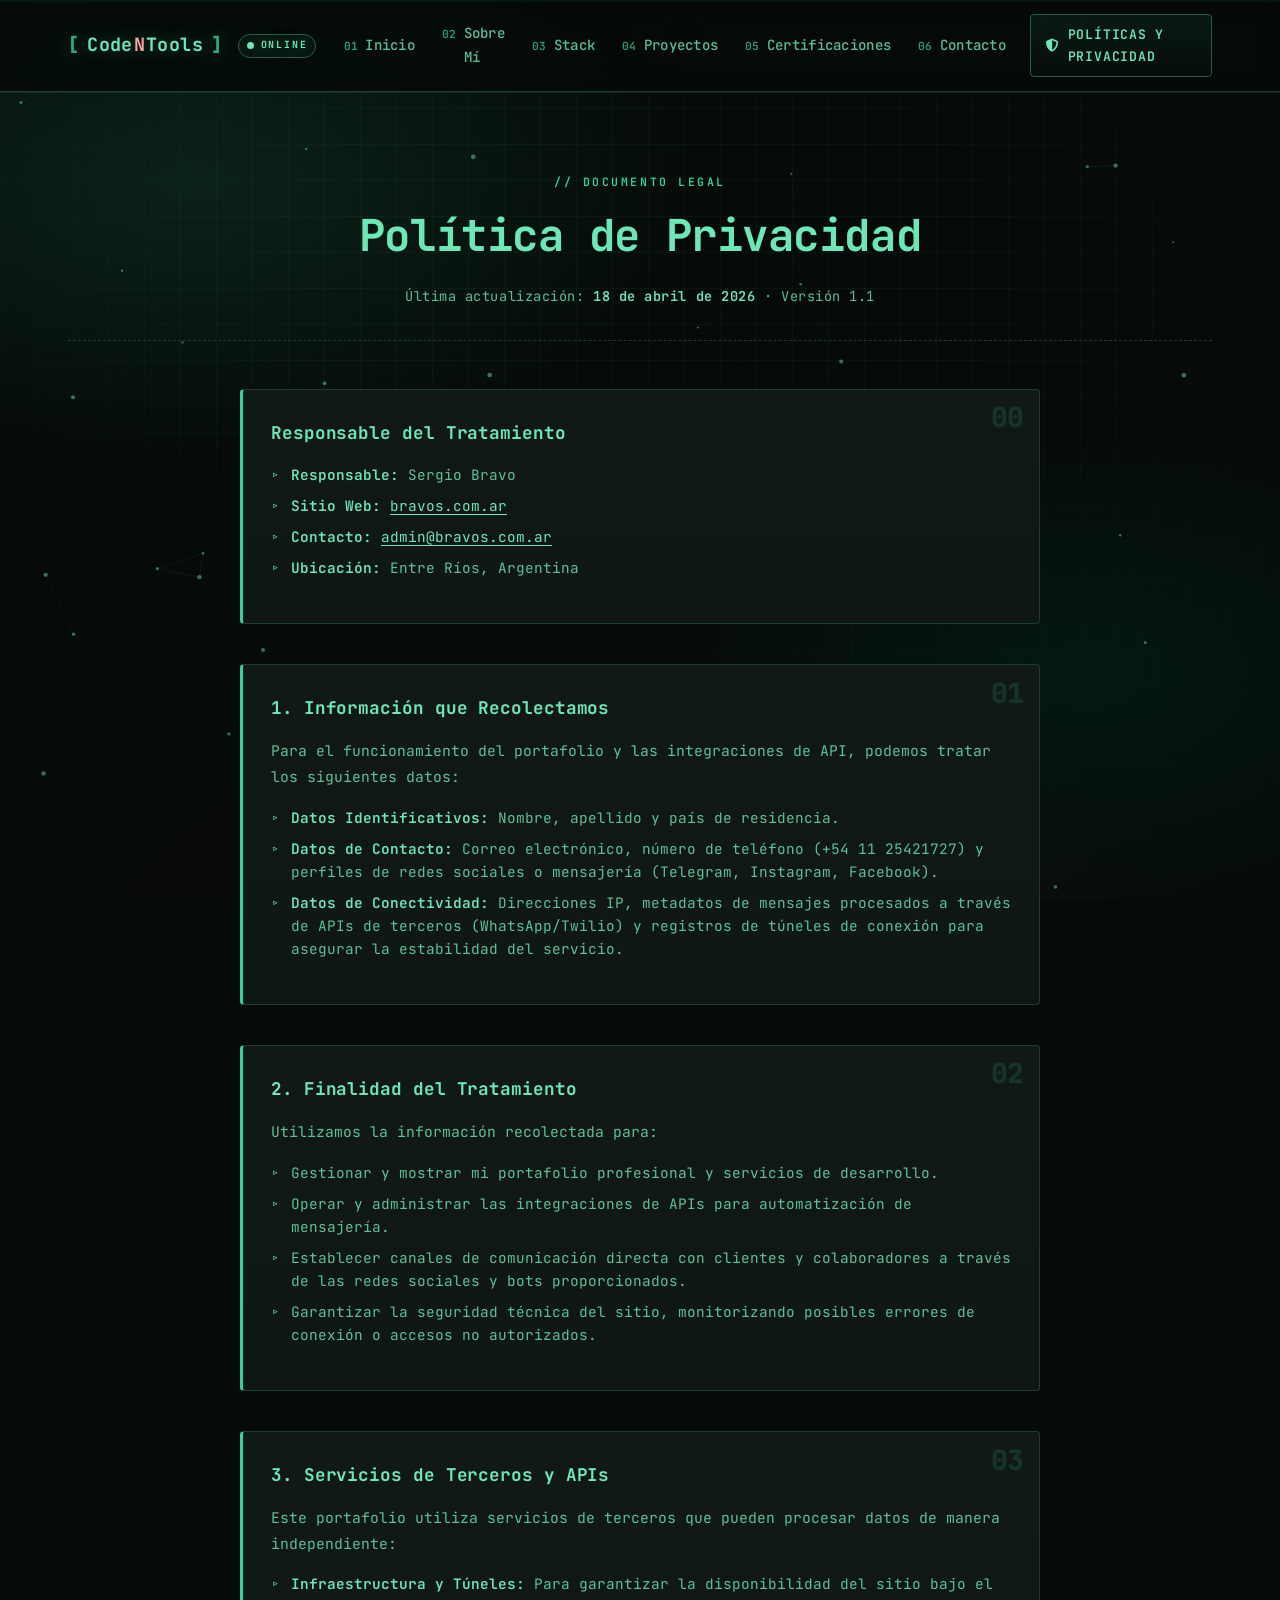
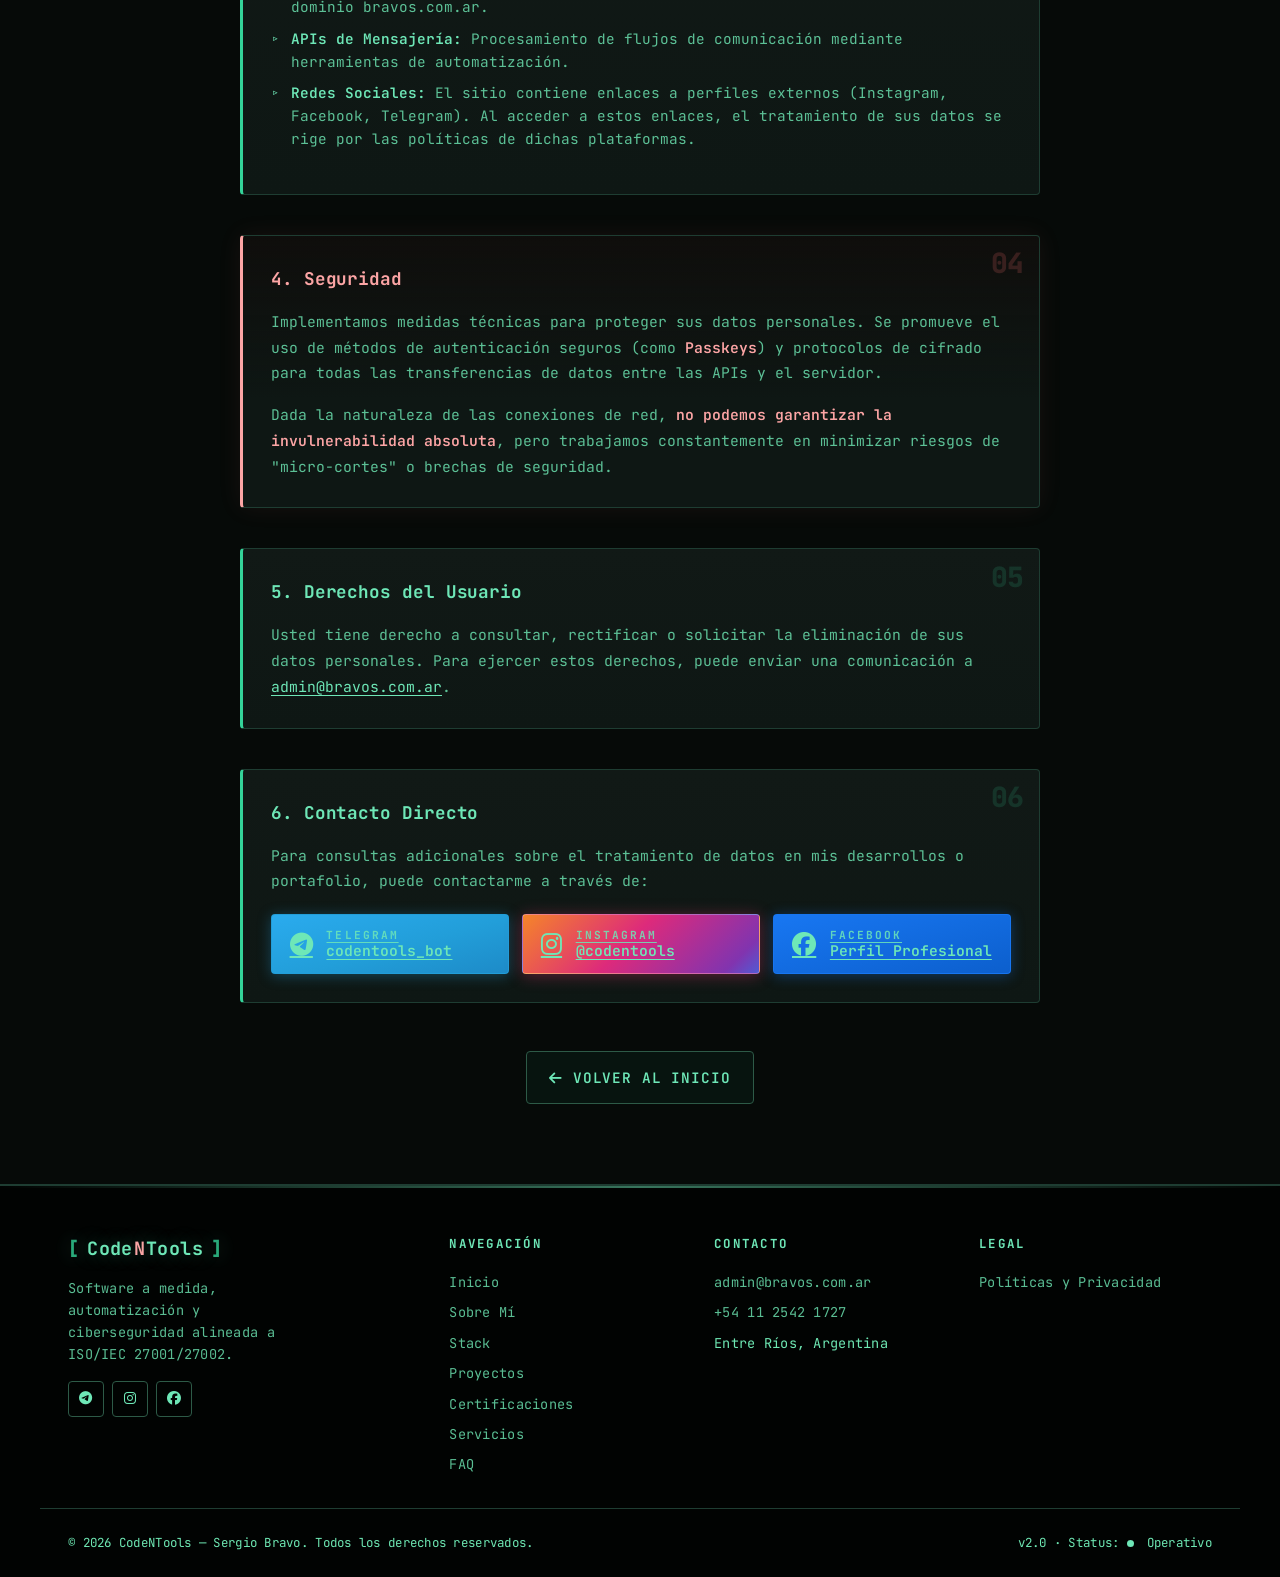
<file: policies-and-privacy/index.html>
<!DOCTYPE html>
<html lang="es">
<head>
    <meta charset="UTF-8">
    <meta name="viewport" content="width=device-width, initial-scale=1.0, viewport-fit=cover">
    <meta name="description" content="Políticas y Privacidad de CodeNTools (Sergio Bravo) — qué datos recopilamos, cómo se usan y por qué las APIs de telefonía móvil que utilizamos no recopilan datos de los usuarios.">
    <meta name="theme-color" content="#060a08">
    <meta name="color-scheme" content="dark">
    <meta name="robots" content="index, follow">
    <title>Políticas y Privacidad | CodeNTools</title>
    <link rel="stylesheet" href="../styles.css">
    <link rel="preconnect" href="https://fonts.googleapis.com">
    <link rel="preconnect" href="https://fonts.gstatic.com" crossorigin>
    <link href="https://fonts.googleapis.com/css2?family=JetBrains+Mono:wght@400;500;600;700;800&display=swap" rel="stylesheet">
    <link rel="stylesheet" href="https://cdnjs.cloudflare.com/ajax/libs/font-awesome/6.4.0/css/all.min.css">
</head>
<body>
    <div class="scroll-progress" aria-hidden="true">
        <div class="scroll-progress-bar" id="scroll-progress-bar"></div>
    </div>

    <canvas id="bg-network" class="bg-network" aria-hidden="true"></canvas>

    <a href="#contenido" class="skip-link">Saltar al contenido</a>

    <header class="header" id="site-header">
        <div class="container header-inner">
            <div class="logo">
                <a href="/" class="logo-link" aria-label="Code N Tools — Inicio">
                    <span class="logo-bracket" aria-hidden="true">[</span>
                    <span class="logo-text">Code<span class="logo-sep">N</span>Tools</span>
                    <span class="logo-bracket" aria-hidden="true">]</span>
                    <span class="logo-status" aria-label="Estado: en línea">
                        <span class="status-dot"></span>
                        <span class="status-label">ONLINE</span>
                    </span>
                </a>
            </div>

            <nav class="nav nav--desktop" aria-label="Navegación principal">
                <a href="/#inicio" class="nav-link"><span class="nav-link-num">01</span>Inicio</a>
                <a href="/#sobre-mi" class="nav-link"><span class="nav-link-num">02</span>Sobre Mí</a>
                <a href="/#stack" class="nav-link"><span class="nav-link-num">03</span>Stack</a>
                <a href="/#proyectos" class="nav-link"><span class="nav-link-num">04</span>Proyectos</a>
                <a href="/#certificaciones" class="nav-link"><span class="nav-link-num">05</span>Certificaciones</a>
                <a href="/#contacto" class="nav-link"><span class="nav-link-num">06</span>Contacto</a>
                <a href="/policies-and-privacy" class="nav-cta" aria-current="page">
                    <i class="fa-solid fa-shield-halved" aria-hidden="true"></i>
                    <span>Políticas y Privacidad</span>
                </a>
            </nav>

            <button type="button" class="nav-toggle" id="nav-toggle" aria-label="Abrir menú" aria-expanded="false" aria-controls="mobile-drawer">
                <span class="nav-toggle-bar"></span>
                <span class="nav-toggle-bar"></span>
                <span class="nav-toggle-bar"></span>
            </button>
        </div>
    </header>

    <div class="mobile-drawer" id="mobile-drawer" hidden aria-hidden="true">
        <div class="mobile-drawer-backdrop" data-drawer-close></div>
        <nav class="mobile-drawer-panel" aria-label="Navegación móvil">
            <div class="mobile-drawer-head">
                <span class="mobile-drawer-label">// MENÚ</span>
                <button type="button" class="mobile-drawer-close" data-drawer-close aria-label="Cerrar menú">
                    <i class="fa-solid fa-xmark" aria-hidden="true"></i>
                </button>
            </div>
            <ul class="mobile-drawer-list">
                <li style="--i:0"><a href="/#inicio"><span class="num">01</span>Inicio</a></li>
                <li style="--i:1"><a href="/#sobre-mi"><span class="num">02</span>Sobre Mí</a></li>
                <li style="--i:2"><a href="/#stack"><span class="num">03</span>Stack</a></li>
                <li style="--i:3"><a href="/#proyectos"><span class="num">04</span>Proyectos</a></li>
                <li style="--i:4"><a href="/#certificaciones"><span class="num">05</span>Certificaciones</a></li>
                <li style="--i:5"><a href="/#servicios"><span class="num">06</span>Servicios</a></li>
                <li style="--i:6"><a href="/#contacto"><span class="num">07</span>Contacto</a></li>
                <li style="--i:7"><a href="/policies-and-privacy" class="is-cta"><i class="fa-solid fa-shield-halved" aria-hidden="true"></i> Políticas y Privacidad</a></li>
            </ul>
            <div class="mobile-drawer-foot">
                <a href="https://t.me/codentools_bot" target="_blank" rel="noopener" aria-label="Telegram"><i class="fa-brands fa-telegram"></i></a>
                <a href="https://www.instagram.com/codentools" target="_blank" rel="noopener" aria-label="Instagram"><i class="fa-brands fa-instagram"></i></a>
                <a href="https://www.facebook.com/profile.php?id=61570754819991&locale=es_LA" target="_blank" rel="noopener" aria-label="Facebook"><i class="fa-brands fa-facebook"></i></a>
            </div>
        </nav>
    </div>

    <main id="contenido">
        <section class="policies">
            <div class="container">
                <header class="policies-hero reveal">
                    <span class="section-eyebrow">// Documento legal</span>
                    <h1>Política de Privacidad</h1>
                    <p class="policies-meta">
                        Última actualización: <strong>18 de abril de 2026</strong> &middot; Versión 1.1
                    </p>
                </header>

                <div class="policies-content">

                    <article class="policy-section reveal">
                        <span class="policy-num">00</span>
                        <h2>Responsable del Tratamiento</h2>
                        <ul>
                            <li><strong>Responsable:</strong> Sergio Bravo</li>
                            <li><strong>Sitio Web:</strong> <a href="https://bravos.com.ar" target="_blank" rel="noopener noreferrer">bravos.com.ar</a></li>
                            <li><strong>Contacto:</strong> <a href="mailto:admin@bravos.com.ar">admin@bravos.com.ar</a></li>
                            <li><strong>Ubicación:</strong> Entre Ríos, Argentina</li>
                        </ul>
                    </article>

                    <article class="policy-section reveal">
                        <span class="policy-num">01</span>
                        <h2>1. Información que Recolectamos</h2>
                        <p>Para el funcionamiento del portafolio y las integraciones de API, podemos tratar los siguientes datos:</p>
                        <ul>
                            <li><strong>Datos Identificativos:</strong> Nombre, apellido y país de residencia.</li>
                            <li><strong>Datos de Contacto:</strong> Correo electrónico, número de teléfono (+54 11 25421727) y perfiles de redes sociales o mensajería (Telegram, Instagram, Facebook).</li>
                            <li><strong>Datos de Conectividad:</strong> Direcciones IP, metadatos de mensajes procesados a través de APIs de terceros (WhatsApp/Twilio) y registros de túneles de conexión para asegurar la estabilidad del servicio.</li>
                        </ul>
                    </article>

                    <article class="policy-section reveal">
                        <span class="policy-num">02</span>
                        <h2>2. Finalidad del Tratamiento</h2>
                        <p>Utilizamos la información recolectada para:</p>
                        <ul>
                            <li>Gestionar y mostrar mi portafolio profesional y servicios de desarrollo.</li>
                            <li>Operar y administrar las integraciones de APIs para automatización de mensajería.</li>
                            <li>Establecer canales de comunicación directa con clientes y colaboradores a través de las redes sociales y bots proporcionados.</li>
                            <li>Garantizar la seguridad técnica del sitio, monitorizando posibles errores de conexión o accesos no autorizados.</li>
                        </ul>
                    </article>

                    <article class="policy-section reveal">
                        <span class="policy-num">03</span>
                        <h2>3. Servicios de Terceros y APIs</h2>
                        <p>Este portafolio utiliza servicios de terceros que pueden procesar datos de manera independiente:</p>
                        <ul>
                            <li><strong>Infraestructura y Túneles:</strong> Para garantizar la disponibilidad del sitio bajo el dominio bravos.com.ar.</li>
                            <li><strong>APIs de Mensajería:</strong> Procesamiento de flujos de comunicación mediante herramientas de automatización.</li>
                            <li><strong>Redes Sociales:</strong> El sitio contiene enlaces a perfiles externos (Instagram, Facebook, Telegram). Al acceder a estos enlaces, el tratamiento de sus datos se rige por las políticas de dichas plataformas.</li>
                        </ul>
                    </article>

                    <article class="policy-section is-highlight reveal">
                        <span class="policy-num">04</span>
                        <h2>4. Seguridad</h2>
                        <p>Implementamos medidas técnicas para proteger sus datos personales. Se promueve el uso de métodos de autenticación seguros (como <strong>Passkeys</strong>) y protocolos de cifrado para todas las transferencias de datos entre las APIs y el servidor.</p>
                        <p>Dada la naturaleza de las conexiones de red, <strong>no podemos garantizar la invulnerabilidad absoluta</strong>, pero trabajamos constantemente en minimizar riesgos de "micro-cortes" o brechas de seguridad.</p>
                    </article>

                    <article class="policy-section reveal">
                        <span class="policy-num">05</span>
                        <h2>5. Derechos del Usuario</h2>
                        <p>Usted tiene derecho a consultar, rectificar o solicitar la eliminación de sus datos personales. Para ejercer estos derechos, puede enviar una comunicación a <a href="mailto:admin@bravos.com.ar">admin@bravos.com.ar</a>.</p>
                    </article>

                    <article class="policy-section reveal">
                        <span class="policy-num">06</span>
                        <h2>6. Contacto Directo</h2>
                        <p>Para consultas adicionales sobre el tratamiento de datos en mis desarrollos o portafolio, puede contactarme a través de:</p>
                        <div class="policy-socials">
                            <a href="https://t.me/codentools_bot" target="_blank" rel="noopener noreferrer" class="btn-social btn-telegram">
                                <i class="fa-brands fa-telegram" aria-hidden="true"></i>
                                <span>
                                    <span class="policy-social-label">Telegram</span>
                                    <span class="policy-social-handle">codentools_bot</span>
                                </span>
                            </a>
                            <a href="https://www.instagram.com/codentools" target="_blank" rel="noopener noreferrer" class="btn-social btn-instagram">
                                <i class="fa-brands fa-instagram" aria-hidden="true"></i>
                                <span>
                                    <span class="policy-social-label">Instagram</span>
                                    <span class="policy-social-handle">@codentools</span>
                                </span>
                            </a>
                            <a href="https://www.facebook.com/profile.php?id=61570754819991&locale=es_LA" target="_blank" rel="noopener noreferrer" class="btn-social btn-facebook">
                                <i class="fa-brands fa-facebook" aria-hidden="true"></i>
                                <span>
                                    <span class="policy-social-label">Facebook</span>
                                    <span class="policy-social-handle">Perfil Profesional</span>
                                </span>
                            </a>
                        </div>
                    </article>

                </div>

                <div class="policies-back reveal">
                    <a href="/" class="btn btn--ghost">
                        <i class="fa-solid fa-arrow-left" aria-hidden="true"></i>
                        <span>Volver al inicio</span>
                    </a>
                </div>
            </div>
        </section>
    </main>

    <footer class="footer">
        <div class="container footer-grid">
            <div class="footer-brand">
                <a href="/" class="logo-link footer-logo">
                    <span class="logo-bracket" aria-hidden="true">[</span>
                    <span class="logo-text">Code<span class="logo-sep">N</span>Tools</span>
                    <span class="logo-bracket" aria-hidden="true">]</span>
                </a>
                <p class="footer-tag">Software a medida, automatización y ciberseguridad alineada a ISO/IEC 27001/27002.</p>
                <div class="footer-socials">
                    <a href="https://t.me/codentools_bot" target="_blank" rel="noopener" aria-label="Telegram"><i class="fa-brands fa-telegram"></i></a>
                    <a href="https://www.instagram.com/codentools" target="_blank" rel="noopener" aria-label="Instagram"><i class="fa-brands fa-instagram"></i></a>
                    <a href="https://www.facebook.com/profile.php?id=61570754819991&locale=es_LA" target="_blank" rel="noopener" aria-label="Facebook"><i class="fa-brands fa-facebook"></i></a>
                </div>
            </div>
            <div class="footer-col">
                <h4 class="footer-col-title">Navegación</h4>
                <ul>
                    <li><a href="/#inicio">Inicio</a></li>
                    <li><a href="/#sobre-mi">Sobre Mí</a></li>
                    <li><a href="/#stack">Stack</a></li>
                    <li><a href="/#proyectos">Proyectos</a></li>
                    <li><a href="/#certificaciones">Certificaciones</a></li>
                    <li><a href="/#servicios">Servicios</a></li>
                    <li><a href="/#faq">FAQ</a></li>
                </ul>
            </div>
            <div class="footer-col">
                <h4 class="footer-col-title">Contacto</h4>
                <ul>
                    <li><a href="mailto:admin@bravos.com.ar">admin@bravos.com.ar</a></li>
                    <li><a href="tel:+541125421727">+54 11 2542 1727</a></li>
                    <li>Entre Ríos, Argentina</li>
                </ul>
            </div>
            <div class="footer-col">
                <h4 class="footer-col-title">Legal</h4>
                <ul>
                    <li><a href="/policies-and-privacy">Políticas y Privacidad</a></li>
                </ul>
            </div>
        </div>
        <div class="container footer-bottom">
            <p>&copy; 2026 CodeNTools — Sergio Bravo. Todos los derechos reservados.</p>
            <p class="footer-meta">v2.0 · Status: <span class="status-dot status-dot--inline"></span> Operativo</p>
        </div>
    </footer>

    <script src="../script.js"></script>
</body>
</html>
</file>
<file: styles.css>
:root {
    --bg: #060a08;
    --bg-elevated: #0c1210;
    --bg-panel: #111916;
    --bg-panel-2: #0e1714;
    --bg-alt: #0a100d;
    --border: #1e3d32;
    --border-strong: #2d5a47;
    --text: #d1fae5;
    --text-muted: #6ee7b3;
    --text-dim: #4ade80;
    --green: #34d399;
    --green-bright: #6ee7b7;
    --green-deep: #059669;
    --red: #f87171;
    --red-bright: #fca5a5;
    --red-deep: #dc2626;
    --primary-color: var(--green);
    --primary-dark: var(--green-deep);
    --text-color: var(--text);
    --text-light: rgba(110, 231, 179, 0.82);
    --background: var(--bg);
    --background-alt: var(--bg-alt);
    --border-color: var(--border);
    --success-color: var(--green-bright);
    --error-color: var(--red);
    --shadow-sm: 0 1px 0 rgba(52, 211, 153, 0.12);
    --shadow-md: 0 8px 32px rgba(0, 0, 0, 0.45), 0 0 0 1px var(--border);
    --shadow-lg: 0 16px 48px rgba(0, 0, 0, 0.55), 0 0 0 1px var(--border-strong);
    --glow-green: 0 0 24px rgba(52, 211, 153, 0.15);
    --glow-green-strong: 0 0 36px rgba(52, 211, 153, 0.35);
    --transition: color 0.2s ease, background 0.2s ease, border-color 0.2s ease, box-shadow 0.25s ease,
        transform 0.25s ease;
    --ease-out-expo: cubic-bezier(0.16, 1, 0.3, 1);
    --scrollbar-track: rgba(6, 10, 8, 0.97);
    --scrollbar-thumb: rgba(30, 61, 50, 0.95);
    --scrollbar-thumb-hover: rgba(45, 90, 71, 0.98);
    --scrollbar-thumb-edge: rgba(52, 211, 153, 0.22);
    --header-h: 4.25rem;
}

*,
*::before,
*::after {
    margin: 0;
    padding: 0;
    box-sizing: border-box;
}

html {
    -webkit-text-size-adjust: 100%;
    text-size-adjust: 100%;
    overflow-x: hidden;
    scrollbar-width: thin;
    scrollbar-color: var(--scrollbar-thumb) var(--scrollbar-track);
    scroll-behavior: smooth;
    scroll-padding-top: var(--header-h);
}

html::-webkit-scrollbar { width: 6px; }
html::-webkit-scrollbar-track {
    background: var(--scrollbar-track);
    border-left: 1px solid rgba(30, 61, 50, 0.5);
}
html::-webkit-scrollbar-thumb {
    background: linear-gradient(180deg, var(--scrollbar-thumb) 0%, rgba(17, 25, 22, 0.98) 100%);
    border-radius: 999px;
    border: 1px solid var(--scrollbar-thumb-edge);
    box-shadow: inset 0 0 0 1px rgba(0, 0, 0, 0.35);
}
html::-webkit-scrollbar-thumb:hover {
    background: linear-gradient(180deg, var(--scrollbar-thumb-hover) 0%, rgba(30, 61, 50, 0.95) 100%);
    border-color: rgba(52, 211, 153, 0.35);
}
html::-webkit-scrollbar-corner { background: var(--scrollbar-track); }

body {
    font-family: 'JetBrains Mono', ui-monospace, 'Cascadia Code', 'Consolas', monospace;
    line-height: 1.65;
    color: var(--text-color);
    background: var(--background);
    min-height: 100dvh;
    padding: env(safe-area-inset-top) env(safe-area-inset-right) env(safe-area-inset-bottom)
        env(safe-area-inset-left);
    position: relative;
    overflow-x: hidden;
}

/* ========== FONDO TECH (canvas + grid + aurora) ========== */
.bg-network {
    position: fixed;
    inset: 0;
    width: 100%;
    height: 100%;
    z-index: 0;
    pointer-events: none;
    opacity: 0.55;
}

body::before {
    content: '';
    position: fixed;
    inset: 0;
    pointer-events: none;
    z-index: 0;
    background:
        radial-gradient(ellipse 70% 55% at 15% 20%, rgba(52, 211, 153, 0.12) 0%, transparent 60%),
        radial-gradient(ellipse 60% 50% at 85% 75%, rgba(5, 150, 105, 0.10) 0%, transparent 60%),
        radial-gradient(ellipse 80% 60% at 50% 110%, rgba(248, 113, 113, 0.06) 0%, transparent 60%);
    animation: aurora 22s ease-in-out infinite alternate;
}

body::after {
    content: '';
    position: fixed;
    inset: 0;
    pointer-events: none;
    z-index: 0;
    background-image:
        linear-gradient(rgba(52, 211, 153, 0.05) 1px, transparent 1px),
        linear-gradient(90deg, rgba(52, 211, 153, 0.05) 1px, transparent 1px);
    background-size: 36px 36px;
    mask-image: radial-gradient(ellipse 90% 80% at 50% 30%, black 30%, transparent 80%);
    -webkit-mask-image: radial-gradient(ellipse 90% 80% at 50% 30%, black 30%, transparent 80%);
    animation: gridDrift 60s linear infinite;
}

@keyframes aurora {
    0%   { transform: translate3d(0, 0, 0); filter: hue-rotate(0deg); }
    50%  { transform: translate3d(0, -2%, 0); filter: hue-rotate(-12deg); }
    100% { transform: translate3d(0, 1%, 0); filter: hue-rotate(0deg); }
}
@keyframes gridDrift {
    0% { background-position: 0 0, 0 0; }
    100% { background-position: 36px 36px, 36px 36px; }
}

main, footer { position: relative; z-index: 1; }

strong { color: var(--green-bright); font-weight: 600; }

::selection { background: rgba(52, 211, 153, 0.35); color: var(--text); }

a:focus-visible,
button:focus-visible,
input:focus-visible,
textarea:focus-visible,
summary:focus-visible {
    outline: 2px solid var(--green-bright);
    outline-offset: 2px;
}

img { max-width: 100%; height: auto; }

.container {
    width: 100%;
    max-width: 1200px;
    margin: 0 auto;
    padding-left: clamp(1rem, 4vw, 1.75rem);
    padding-right: clamp(1rem, 4vw, 1.75rem);
}

.skip-link {
    position: absolute;
    left: -9999px;
    top: 0;
    padding: 0.75rem 1rem;
    background: var(--bg-panel);
    color: var(--green-bright);
    border: 1px solid var(--border-strong);
    z-index: 10001;
    font-weight: 600;
}
.skip-link:focus { left: 0.5rem; top: 0.5rem; }

/* ========== SCROLL PROGRESS ========== */
.scroll-progress {
    position: fixed;
    top: 0; left: 0; right: 0;
    height: 2px;
    z-index: 9999;
    background: rgba(52, 211, 153, 0.06);
    pointer-events: none;
}
.scroll-progress-bar {
    height: 100%;
    width: 0%;
    background: linear-gradient(90deg, var(--green-deep), var(--green), var(--green-bright));
    box-shadow: 0 0 12px rgba(52, 211, 153, 0.55);
    transition: width 0.06s linear;
}

/* ========== HEADER ========== */
.header {
    background: rgba(6, 10, 8, 0.78);
    backdrop-filter: blur(14px) saturate(140%);
    -webkit-backdrop-filter: blur(14px) saturate(140%);
    border-bottom: 1px solid var(--border-color);
    position: sticky;
    top: env(safe-area-inset-top, 0px);
    z-index: 100;
    box-shadow: var(--shadow-sm);
    transition: background 0.25s ease, border-color 0.25s ease;
}
.header.is-scrolled {
    background: rgba(6, 10, 8, 0.94);
    border-bottom-color: var(--border-strong);
    box-shadow: 0 8px 24px rgba(0,0,0,0.45), inset 0 -1px 0 rgba(52,211,153,0.18);
}

.header-inner {
    display: flex;
    justify-content: space-between;
    align-items: center;
    padding-top: 0.85rem;
    padding-bottom: 0.85rem;
    gap: 1.5rem;
    min-height: var(--header-h);
}

.logo-link {
    font-size: 1.15rem;
    font-weight: 700;
    color: var(--green-bright);
    text-decoration: none;
    transition: var(--transition);
    display: inline-flex;
    align-items: center;
    gap: 0.5rem;
    letter-spacing: 0.02em;
    text-shadow: 0 0 18px rgba(110, 231, 183, 0.35);
}
.logo-link:hover { color: var(--text); text-shadow: 0 0 22px rgba(52, 211, 153, 0.55); }
.logo-bracket { color: var(--green); opacity: 0.8; font-weight: 800; }
.logo-text .logo-sep { color: var(--red-bright); padding: 0 0.05em; }

.logo-status {
    display: inline-flex;
    align-items: center;
    gap: 0.4rem;
    margin-left: 0.5rem;
    padding: 0.18rem 0.5rem;
    border: 1px solid var(--border-strong);
    border-radius: 999px;
    background: rgba(52, 211, 153, 0.06);
    font-size: 0.62rem;
    letter-spacing: 0.18em;
    color: var(--green-bright);
}
.status-dot {
    width: 7px; height: 7px;
    border-radius: 50%;
    background: var(--green-bright);
    box-shadow: 0 0 0 0 rgba(52, 211, 153, 0.6);
    animation: pulseDot 1.8s ease-out infinite;
}
.status-dot--inline { display: inline-block; vertical-align: middle; margin-right: 0.35rem; }
@keyframes pulseDot {
    0%   { box-shadow: 0 0 0 0 rgba(52, 211, 153, 0.6); }
    70%  { box-shadow: 0 0 0 8px rgba(52, 211, 153, 0); }
    100% { box-shadow: 0 0 0 0 rgba(52, 211, 153, 0); }
}

.nav {
    display: flex;
    align-items: center;
    gap: clamp(0.5rem, 1.6vw, 1.6rem);
}
.nav-link {
    text-decoration: none;
    color: var(--text-light);
    font-weight: 500;
    font-size: 0.88rem;
    transition: var(--transition);
    padding: 0.55rem 0.2rem;
    position: relative;
    display: inline-flex;
    align-items: baseline;
    gap: 0.45rem;
    letter-spacing: 0.02em;
}
.nav-link-num {
    color: var(--green);
    font-size: 0.7rem;
    font-weight: 600;
    opacity: 0.75;
}
.nav-link::after {
    content: '';
    position: absolute;
    left: 0; right: 100%; bottom: 0.3rem;
    height: 1px;
    background: linear-gradient(90deg, var(--green), var(--green-bright));
    transition: right 0.35s var(--ease-out-expo);
}
.nav-link:hover { color: var(--green-bright); }
.nav-link:hover::after { right: 0; }

.nav-cta {
    display: inline-flex;
    align-items: center;
    gap: 0.5rem;
    padding: 0.55rem 0.95rem;
    border: 1px solid var(--border-strong);
    border-radius: 4px;
    color: var(--green-bright);
    text-decoration: none;
    font-size: 0.82rem;
    font-weight: 600;
    letter-spacing: 0.06em;
    text-transform: uppercase;
    background: linear-gradient(180deg, rgba(52,211,153,0.08), rgba(52,211,153,0.02));
    transition: var(--transition);
    position: relative;
    overflow: hidden;
}
.nav-cta::before {
    content: '';
    position: absolute;
    inset: 0;
    background: linear-gradient(120deg, transparent 30%, rgba(110,231,183,0.18) 50%, transparent 70%);
    transform: translateX(-120%);
    transition: transform 0.7s var(--ease-out-expo);
}
.nav-cta:hover {
    color: var(--text);
    border-color: var(--green-bright);
    box-shadow: var(--glow-green);
    transform: translateY(-1px);
}
.nav-cta:hover::before { transform: translateX(120%); }

.nav-toggle {
    display: none;
    width: 2.5rem;
    height: 2.5rem;
    background: transparent;
    border: 1px solid var(--border-strong);
    border-radius: 4px;
    color: var(--green-bright);
    cursor: pointer;
    flex-direction: column;
    justify-content: center;
    align-items: center;
    gap: 5px;
    padding: 0;
    transition: var(--transition);
}
.nav-toggle:hover { border-color: var(--green-bright); box-shadow: var(--glow-green); }
.nav-toggle-bar {
    width: 1.1rem; height: 2px;
    background: var(--green-bright);
    border-radius: 2px;
    transition: transform 0.3s var(--ease-out-expo), opacity 0.2s ease;
}
.nav-toggle[aria-expanded="true"] .nav-toggle-bar:nth-child(1) { transform: translateY(7px) rotate(45deg); }
.nav-toggle[aria-expanded="true"] .nav-toggle-bar:nth-child(2) { opacity: 0; }
.nav-toggle[aria-expanded="true"] .nav-toggle-bar:nth-child(3) { transform: translateY(-7px) rotate(-45deg); }

/* ========== MOBILE DRAWER ========== */
.mobile-drawer {
    position: fixed;
    inset: 0;
    z-index: 200;
    display: flex;
    justify-content: flex-end;
}
.mobile-drawer[hidden] { display: none !important; }
.mobile-drawer-backdrop {
    position: absolute;
    inset: 0;
    background: rgba(2, 6, 4, 0.78);
    backdrop-filter: blur(8px);
    -webkit-backdrop-filter: blur(8px);
    opacity: 0;
    transition: opacity 0.25s ease;
}
.mobile-drawer.is-open .mobile-drawer-backdrop { opacity: 1; }

.mobile-drawer-panel {
    position: relative;
    width: min(360px, 90vw);
    max-width: 100%;
    height: 100%;
    background: linear-gradient(180deg, var(--bg-panel) 0%, var(--bg-elevated) 100%);
    border-left: 1px solid var(--border-strong);
    box-shadow: -16px 0 48px rgba(0,0,0,0.6);
    transform: translateX(100%);
    transition: transform 0.4s var(--ease-out-expo);
    display: flex;
    flex-direction: column;
    padding: 1.5rem 1.25rem env(safe-area-inset-bottom);
    overflow-y: auto;
}
.mobile-drawer.is-open .mobile-drawer-panel { transform: translateX(0); }

.mobile-drawer-head {
    display: flex; justify-content: space-between; align-items: center;
    margin-bottom: 1.5rem;
}
.mobile-drawer-label {
    font-size: 0.7rem;
    letter-spacing: 0.18em;
    color: var(--green);
    text-transform: uppercase;
}
.mobile-drawer-close {
    width: 2.25rem; height: 2.25rem;
    display: flex; align-items: center; justify-content: center;
    border: 1px solid var(--border-strong);
    border-radius: 4px;
    background: transparent;
    color: var(--green-bright);
    cursor: pointer;
    transition: var(--transition);
    font-size: 1rem;
}
.mobile-drawer-close:hover { color: var(--red-bright); border-color: rgba(248,113,113,0.4); }

.mobile-drawer-list {
    list-style: none;
    display: flex; flex-direction: column;
    gap: 0.25rem;
    flex: 1;
}
.mobile-drawer-list li {
    opacity: 0;
    transform: translateX(20px);
    transition: opacity 0.4s var(--ease-out-expo) calc(var(--i, 0) * 60ms),
                transform 0.4s var(--ease-out-expo) calc(var(--i, 0) * 60ms);
}
.mobile-drawer.is-open .mobile-drawer-list li { opacity: 1; transform: translateX(0); }
.mobile-drawer-list a {
    display: flex; align-items: center; gap: 0.75rem;
    padding: 0.85rem 0.5rem;
    color: var(--text-light);
    text-decoration: none;
    font-size: 1.05rem;
    font-weight: 500;
    border-bottom: 1px solid rgba(30,61,50,0.5);
    transition: var(--transition);
}
.mobile-drawer-list a:hover { color: var(--green-bright); padding-left: 1rem; }
.mobile-drawer-list .num {
    color: var(--green); font-size: 0.7rem; font-weight: 600;
    width: 1.8rem;
}
.mobile-drawer-list a.is-cta {
    margin-top: 0.75rem;
    background: rgba(52,211,153,0.08);
    border: 1px solid var(--border-strong);
    border-radius: 4px;
    color: var(--green-bright);
    justify-content: center;
    text-transform: uppercase;
    font-size: 0.85rem;
    letter-spacing: 0.06em;
}
.mobile-drawer-foot {
    margin-top: 1.5rem;
    padding-top: 1rem;
    border-top: 1px solid var(--border);
    display: flex; gap: 1rem; justify-content: center;
}
.mobile-drawer-foot a {
    width: 2.5rem; height: 2.5rem;
    display: flex; align-items: center; justify-content: center;
    border: 1px solid var(--border-strong);
    border-radius: 4px;
    color: var(--green-bright);
    text-decoration: none;
    font-size: 1.1rem;
    transition: var(--transition);
}
.mobile-drawer-foot a:hover { color: var(--text); border-color: var(--green-bright); box-shadow: var(--glow-green); }

/* ========== SECTION HEAD ========== */
.section-head {
    text-align: center;
    margin-bottom: clamp(2rem, 4vw, 3rem);
    display: flex;
    flex-direction: column;
    align-items: center;
    gap: 0.5rem;
}
.section-eyebrow {
    font-size: 0.72rem;
    letter-spacing: 0.22em;
    color: var(--green);
    text-transform: uppercase;
    font-weight: 600;
}
.section-title {
    font-size: clamp(1.6rem, 4vw, 2.5rem);
    font-weight: 700;
    color: var(--green-bright);
    letter-spacing: -0.01em;
    line-height: 1.15;
}
.section-sub {
    color: var(--text-light);
    font-size: clamp(0.92rem, 1.6vw, 1rem);
    max-width: 60ch;
    line-height: 1.6;
}

/* ========== HERO ========== */
.hero {
    padding: clamp(4rem, 10vw, 7rem) 0 clamp(3rem, 7vw, 5rem);
    border-bottom: 1px solid var(--border-color);
    position: relative;
}
.hero-container {
    text-align: center;
    display: flex;
    flex-direction: column;
    align-items: center;
    gap: 1.5rem;
}
.hero-badge {
    display: inline-flex;
    align-items: center;
    gap: 0.6rem;
    padding: 0.45rem 0.95rem;
    background: rgba(52, 211, 153, 0.07);
    border: 1px solid var(--border-strong);
    border-radius: 999px;
    color: var(--green-bright);
    font-size: 0.72rem;
    letter-spacing: 0.18em;
    font-weight: 600;
    text-transform: uppercase;
}
.hero-badge-dot {
    width: 8px; height: 8px;
    border-radius: 50%;
    background: var(--green-bright);
    box-shadow: 0 0 0 0 rgba(110, 231, 183, 0.6);
    animation: pulseDot 1.6s ease-out infinite;
}

.hero-title {
    display: flex;
    flex-direction: column;
    align-items: center;
    gap: 0.85rem;
    max-width: min(100%, 56rem);
    margin: 0 auto;
    color: var(--green-bright);
    line-height: 1.12;
}
.hero-title-pre {
    font-size: 0.75rem;
    letter-spacing: 0.2em;
    color: var(--green);
    text-transform: uppercase;
    opacity: 0.75;
}
.hero-title-main {
    font-size: clamp(1.8rem, 5.5vw, 3.6rem);
    font-weight: 800;
    letter-spacing: -0.02em;
    line-height: 1.1;
    text-wrap: balance;
}
.grad-text {
    background: linear-gradient(120deg, var(--green-bright) 0%, var(--green) 50%, var(--red-bright) 110%);
    -webkit-background-clip: text;
    background-clip: text;
    color: transparent;
    background-size: 200% auto;
    animation: gradShift 6s ease-in-out infinite;
}
@keyframes gradShift {
    0%, 100% { background-position: 0% 50%; }
    50%      { background-position: 100% 50%; }
}
.hero-title-stack {
    margin-top: 0.5rem;
    display: inline-flex;
    align-items: center;
    justify-content: center;
    padding: 0.55rem 0.85rem;
    border: 1px solid var(--border-strong);
    border-radius: 4px;
    background: rgba(6, 10, 8, 0.6);
    font-size: clamp(0.85rem, 1.8vw, 1.05rem);
    color: var(--green-bright);
    letter-spacing: 0.06em;
    text-transform: none;
    text-shadow: none;
    min-height: 2.4em;
    min-width: min(36rem, 90vw);
}
.typing-prefix { color: var(--red-bright); font-weight: 700; }
.typing-target { font-weight: 600; }
.typing-caret {
    display: inline-block;
    margin-left: 2px;
    color: var(--green-bright);
    animation: blink 1s steps(2) infinite;
}
@keyframes blink { 50% { opacity: 0; } }

.hero-lead {
    font-size: clamp(1rem, 2vw, 1.15rem);
    color: var(--text-light);
    max-width: 60ch;
    margin: 0 auto;
    line-height: 1.7;
    text-wrap: pretty;
}

.hero-ctas {
    display: flex; gap: 1rem; flex-wrap: wrap; justify-content: center;
    margin-top: 0.5rem;
}
.btn {
    display: inline-flex;
    align-items: center;
    gap: 0.6rem;
    padding: 0.85rem 1.4rem;
    font-size: 0.9rem;
    font-weight: 600;
    letter-spacing: 0.06em;
    text-transform: uppercase;
    text-decoration: none;
    border-radius: 4px;
    cursor: pointer;
    transition: var(--transition);
    border: 1px solid transparent;
    position: relative;
    overflow: hidden;
}
.btn--primary {
    background: linear-gradient(180deg, var(--green) 0%, var(--green-deep) 100%);
    color: #020403;
    border-color: var(--green-bright);
    box-shadow: var(--glow-green);
}
.btn--primary:hover {
    transform: translateY(-2px);
    box-shadow: var(--glow-green-strong);
    filter: brightness(1.05);
}
.btn--primary i { transition: transform 0.25s ease; }
.btn--primary:hover i { transform: translateX(4px); }

.btn--ghost {
    background: rgba(52,211,153,0.05);
    color: var(--green-bright);
    border-color: var(--border-strong);
}
.btn--ghost:hover {
    background: rgba(52,211,153,0.1);
    border-color: var(--green-bright);
    transform: translateY(-2px);
    box-shadow: var(--glow-green);
}

.hero-chips {
    list-style: none;
    display: flex; gap: 0.6rem; flex-wrap: wrap; justify-content: center;
    margin-top: 1.25rem;
}
.hero-chips li {
    display: inline-flex; align-items: center; gap: 0.4rem;
    padding: 0.35rem 0.75rem;
    background: rgba(6,10,8,0.5);
    border: 1px solid var(--border);
    border-radius: 999px;
    color: var(--text-light);
    font-size: 0.78rem;
    transition: var(--transition);
}
.hero-chips li:hover {
    color: var(--green-bright);
    border-color: var(--border-strong);
    transform: translateY(-2px);
}
.hero-chips i { color: var(--green); }

.hero-scrollhint {
    margin-top: 2rem;
    display: flex; flex-direction: column; align-items: center; gap: 0.5rem;
    color: var(--green); opacity: 0.7;
    font-size: 0.65rem; letter-spacing: 0.3em;
}
.hero-scrollhint-line {
    width: 1px; height: 38px;
    background: linear-gradient(180deg, transparent, var(--green-bright));
    animation: scrollLine 2s ease-in-out infinite;
    transform-origin: top;
}
@keyframes scrollLine {
    0%   { transform: scaleY(0); }
    50%  { transform: scaleY(1); }
    100% { transform: scaleY(0); transform-origin: bottom; }
}

/* ========== STATS ========== */
.stats {
    padding: clamp(2rem, 5vw, 3rem) 0;
    border-bottom: 1px solid var(--border-color);
    background: rgba(6, 10, 8, 0.6);
}
.stats-grid {
    list-style: none;
    display: grid;
    grid-template-columns: repeat(auto-fit, minmax(min(100%, 200px), 1fr));
    gap: 1rem;
    text-align: center;
}
.stat-card {
    padding: 1.5rem 1rem;
    background: linear-gradient(180deg, rgba(17,25,22,0.7), rgba(12,18,16,0.7));
    border: 1px solid var(--border);
    border-radius: 4px;
    position: relative;
    overflow: hidden;
    transition: var(--transition);
}
.stat-card::before {
    content: '';
    position: absolute;
    inset: 0;
    background: radial-gradient(circle at 50% -20%, rgba(52,211,153,0.18), transparent 60%);
    opacity: 0;
    transition: opacity 0.35s ease;
}
.stat-card:hover { border-color: var(--border-strong); transform: translateY(-3px); box-shadow: var(--glow-green); }
.stat-card:hover::before { opacity: 1; }
.stat-num {
    display: block;
    font-size: clamp(1.75rem, 4vw, 2.6rem);
    font-weight: 800;
    color: var(--green-bright);
    letter-spacing: -0.02em;
    line-height: 1;
    margin-bottom: 0.5rem;
    text-shadow: 0 0 22px rgba(110,231,183,0.25);
}
.stat-label {
    display: block;
    font-size: 0.78rem;
    letter-spacing: 0.08em;
    color: var(--text-light);
    text-transform: uppercase;
}

/* ========== ABOUT ========== */
.about {
    padding: clamp(3rem, 8vw, 5rem) 0;
    background: rgba(10, 16, 13, 0.7);
    border-bottom: 1px solid var(--border-color);
}
.about-content {
    display: grid;
    grid-template-columns: minmax(260px, 320px) 1fr;
    gap: clamp(1.5rem, 4vw, 3rem);
    align-items: start;
}
.about-card {
    background: linear-gradient(180deg, var(--bg-panel) 0%, var(--bg-elevated) 100%);
    border: 1px solid var(--border-strong);
    border-radius: 6px;
    padding: 1.5rem;
    box-shadow: var(--shadow-md);
    position: sticky;
    top: calc(var(--header-h) + 1rem);
    text-align: center;
    overflow: hidden;
}
.about-card::before {
    content: '';
    position: absolute;
    inset: 0;
    background: radial-gradient(circle at 50% -10%, rgba(52,211,153,0.18), transparent 60%);
    pointer-events: none;
}
.about-avatar {
    position: relative;
    width: min(180px, 60%);
    margin: 0 auto 1rem;
    aspect-ratio: 1;
    padding: 8px;
}
.avatar-image {
    width: 100%; height: 100%;
    aspect-ratio: 1;
    border-radius: 4px;
    object-fit: cover;
    box-shadow: var(--shadow-lg), 0 0 32px rgba(52, 211, 153, 0.2);
    border: 1px solid var(--border-strong);
}
.avatar-corner {
    position: absolute;
    width: 14px; height: 14px;
    border: 2px solid var(--green-bright);
}
.avatar-corner--tl { top: 0; left: 0; border-right: none; border-bottom: none; }
.avatar-corner--tr { top: 0; right: 0; border-left: none; border-bottom: none; }
.avatar-corner--bl { bottom: 0; left: 0; border-right: none; border-top: none; }
.avatar-corner--br { bottom: 0; right: 0; border-left: none; border-top: none; }

.about-card-name {
    font-size: 1.2rem;
    color: var(--green-bright);
    margin-bottom: 0.25rem;
}
.about-card-role {
    color: var(--text-light);
    font-size: 0.85rem;
    margin-bottom: 1rem;
    letter-spacing: 0.04em;
}
.about-card-meta {
    list-style: none;
    text-align: left;
    border-top: 1px solid var(--border);
    border-bottom: 1px solid var(--border);
    padding: 0.75rem 0;
    margin-bottom: 1rem;
    display: flex;
    flex-direction: column;
    gap: 0.5rem;
}
.about-card-meta li {
    display: flex; align-items: center; gap: 0.6rem;
    font-size: 0.82rem;
    color: var(--text-light);
}
.about-card-meta i { color: var(--green); width: 1rem; }
.about-card-socials {
    display: flex; gap: 0.5rem; justify-content: center;
}
.about-card-socials a {
    width: 2.25rem; height: 2.25rem;
    display: flex; align-items: center; justify-content: center;
    border: 1px solid var(--border-strong);
    border-radius: 4px;
    color: var(--green-bright);
    text-decoration: none;
    transition: var(--transition);
}
.about-card-socials a:hover {
    color: var(--text);
    border-color: var(--green-bright);
    box-shadow: var(--glow-green);
    transform: translateY(-2px);
}

.about-text h3 {
    font-size: 1.1rem;
    margin-bottom: 1rem;
    color: var(--green-bright);
    letter-spacing: 0.06em;
    text-transform: uppercase;
}
.about-personal {
    border-left: 3px solid var(--red);
    padding-left: 1.25rem;
    margin-bottom: 2rem;
    color: rgba(209, 250, 229, 0.88);
    background: linear-gradient(90deg, rgba(248,113,113,0.04), transparent 70%);
    border-radius: 0 4px 4px 0;
    padding-top: 0.5rem;
    padding-bottom: 0.5rem;
}
.about-personal p { margin-bottom: 1.1rem; line-height: 1.75; }
.about-personal p:last-child { margin-bottom: 0; }
.about-personal em { color: var(--text-muted); font-style: italic; }

.about-technical-foot {
    padding-top: 1.5rem;
    border-top: 1px solid var(--border-strong);
}
.about-technical-foot h3 { margin-top: 0; }
.about-technical-lead {
    color: var(--text-muted);
    font-size: 0.95rem;
    margin-bottom: 1.25rem;
}
.about-technical-foot a {
    color: var(--green-bright);
    text-decoration: underline;
    text-underline-offset: 3px;
}
.about-technical-foot a:hover { color: var(--red-bright); }

.about-text p {
    color: var(--text-light);
    line-height: 1.8;
    margin-bottom: 1.25rem;
    text-wrap: pretty;
    overflow-wrap: break-word;
}

/* ========== STACK ========== */
.stack {
    padding: clamp(3rem, 8vw, 5rem) 0;
    border-bottom: 1px solid var(--border-color);
    background: rgba(6,10,8,0.6);
}
.stack-grid {
    display: grid;
    grid-template-columns: repeat(auto-fit, minmax(min(100%, 240px), 1fr));
    gap: 1.25rem;
}
.stack-cat {
    background: linear-gradient(180deg, var(--bg-panel) 0%, var(--bg-panel-2) 100%);
    border: 1px solid var(--border);
    border-radius: 4px;
    padding: 1.25rem;
    transition: var(--transition);
    position: relative;
    overflow: hidden;
}
.stack-cat::before {
    content: '';
    position: absolute;
    top: 0; left: 0;
    width: 30px; height: 30px;
    border-top: 2px solid var(--green);
    border-left: 2px solid var(--green);
    opacity: 0.5;
    transition: opacity 0.3s ease;
}
.stack-cat::after {
    content: '';
    position: absolute;
    bottom: 0; right: 0;
    width: 30px; height: 30px;
    border-bottom: 2px solid var(--green);
    border-right: 2px solid var(--green);
    opacity: 0.5;
    transition: opacity 0.3s ease;
}
.stack-cat:hover {
    border-color: var(--border-strong);
    box-shadow: var(--glow-green);
    transform: translateY(-3px);
}
.stack-cat:hover::before, .stack-cat:hover::after { opacity: 1; }

.stack-cat-title {
    color: var(--green-bright);
    font-size: 0.9rem;
    letter-spacing: 0.06em;
    margin-bottom: 1rem;
    padding-bottom: 0.75rem;
    border-bottom: 1px dashed var(--border);
    display: flex; align-items: center; gap: 0.5rem;
    text-transform: uppercase;
}
.stack-cat-title i { color: var(--green); }

.stack-list {
    list-style: none;
    display: flex; flex-direction: column; gap: 0.4rem;
}
.stack-item {
    display: flex; align-items: center; gap: 0.6rem;
    padding: 0.5rem 0.75rem;
    background: rgba(6,10,8,0.4);
    border: 1px solid transparent;
    border-radius: 3px;
    color: var(--text-light);
    font-size: 0.85rem;
    transition: var(--transition);
    cursor: default;
}
.stack-item:hover {
    border-color: var(--border-strong);
    color: var(--green-bright);
    background: rgba(52,211,153,0.08);
    transform: translateX(4px);
}
.stack-item i {
    color: var(--green);
    font-size: 1rem;
    width: 1.25rem;
    text-align: center;
}

/* ========== PROJECTS ========== */
.projects {
    padding: clamp(3rem, 8vw, 5rem) 0;
    background: rgba(10, 16, 13, 0.7);
    border-bottom: 1px solid var(--border-color);
}
.projects-grid {
    display: grid;
    grid-template-columns: repeat(auto-fit, minmax(min(100%, 320px), 1fr));
    gap: clamp(1.25rem, 3vw, 2rem);
    justify-items: center;
}

.project-card {
    position: relative;
    background: linear-gradient(180deg, var(--bg-panel) 0%, var(--bg-panel-2) 100%);
    border: 1px solid var(--border-color);
    border-radius: 4px;
    overflow: visible;
    box-shadow: var(--shadow-md);
    transition: transform 0.3s var(--ease-out-expo), border-color 0.3s ease, box-shadow 0.3s ease;
    width: 100%;
    max-width: 480px;
}
.project-card::before,
.project-card::after {
    content: '';
    position: absolute;
    width: 18px; height: 18px;
    border-color: var(--green-bright);
    border-style: solid;
    pointer-events: none;
    transition: width 0.3s ease, height 0.3s ease, border-color 0.3s ease;
}
.project-card::before {
    top: -1px; left: -1px;
    border-width: 2px 0 0 2px;
}
.project-card::after {
    bottom: -1px; right: -1px;
    border-width: 0 2px 2px 0;
}
.project-card:hover {
    transform: translateY(-6px);
    border-color: var(--border-strong);
    box-shadow: var(--shadow-lg), var(--glow-green-strong);
    z-index: 5;
}
.project-card:hover::before,
.project-card:hover::after {
    width: 24px; height: 24px;
}

.project-media-wrap {
    background: var(--bg-elevated);
    border-bottom: 1px solid var(--border-color);
    overflow: hidden;
    width: 100%;
    border-radius: 4px 4px 0 0;
    position: relative;
}
.project-media-wrap::after {
    content: '';
    position: absolute;
    inset: 0;
    background: linear-gradient(180deg, transparent 60%, rgba(6,10,8,0.5));
    pointer-events: none;
}

.project-image {
    width: 100%;
    aspect-ratio: 16 / 10;
    height: auto;
    object-fit: cover;
    object-position: center;
    display: block;
    filter: saturate(0.95) contrast(1.05);
    transition: transform 0.6s var(--ease-out-expo), filter 0.4s ease;
}
.project-card:hover .project-image { transform: scale(1.04); filter: saturate(1.1) contrast(1.08); }

.project-gallery { outline: none; width: 100%; max-width: 100%; }
.project-gallery:focus-visible {
    box-shadow: inset 0 0 0 2px rgba(52, 211, 153, 0.45);
    border-radius: 2px;
}
.project-gallery-frame {
    position: relative;
    width: 100%;
    aspect-ratio: 16 / 10;
    overflow: hidden;
    background: var(--bg-elevated);
}
.project-gallery-view {
    position: absolute;
    inset: 0;
    width: 100%; height: 100%;
    object-fit: cover;
    object-position: center;
    display: block;
    filter: saturate(0.95) contrast(1.05);
    transition: transform 0.6s var(--ease-out-expo), filter 0.4s ease;
}
.project-card:hover .project-gallery-view { transform: scale(1.04); filter: saturate(1.1); }

.project-gallery-zones {
    position: absolute;
    inset: 0;
    display: flex;
    z-index: 2;
    pointer-events: auto;
}
.project-gallery-zone {
    flex: 1 1 50%;
    min-width: 0; min-height: 100%;
    padding: 0; margin: 0;
    border: none;
    background: transparent;
    cursor: pointer;
    transition: background 0.15s ease;
}
.project-gallery-zone:hover { background: rgba(52, 211, 153, 0.08); }
.project-gallery-zone--prev { cursor: w-resize; }
.project-gallery-zone--next { cursor: e-resize; }

.project-gallery-counter {
    position: absolute;
    bottom: 0.5rem;
    right: 0.55rem;
    z-index: 3;
    font-size: 0.65rem;
    font-weight: 600;
    letter-spacing: 0.08em;
    color: var(--green-bright);
    background: rgba(6, 10, 8, 0.85);
    padding: 0.25rem 0.5rem;
    border-radius: 2px;
    border: 1px solid rgba(52, 211, 153, 0.35);
    pointer-events: none;
    backdrop-filter: blur(4px);
}

.project-info {
    padding: clamp(1rem, 3vw, 1.5rem);
    border-radius: 0 0 4px 4px;
    overflow: visible;
    position: relative;
    z-index: 0;
}

.project-title {
    font-size: 1.15rem;
    font-weight: 700;
    margin-bottom: 0.5rem;
    color: var(--green-bright);
    display: flex;
    align-items: center;
    gap: 0.5rem;
    letter-spacing: -0.005em;
}
.project-title::before {
    content: '>';
    color: var(--red-bright);
    font-weight: 800;
}

.project-description-block {
    margin-bottom: 1rem;
    display: flex;
    flex-direction: column;
    align-items: flex-start;
    gap: 0.35rem;
    width: 100%;
    min-width: 0;
}
.project-description-block.is-collapsed .project-description {
    display: -webkit-box;
    -webkit-line-clamp: 4;
    line-clamp: 4;
    -webkit-box-orient: vertical;
    overflow: hidden;
    word-break: break-word;
    overflow-wrap: anywhere;
}
.project-description {
    color: var(--text-light);
    margin-bottom: 0;
    line-height: 1.6;
    width: 100%;
    font-size: 0.92rem;
}
.project-description-toggle {
    flex-shrink: 0;
    padding: 0; margin: 0;
    border: none;
    background: transparent;
    color: var(--green-bright);
    font-family: inherit;
    font-size: 0.78rem;
    font-weight: 600;
    letter-spacing: 0.04em;
    cursor: pointer;
    text-decoration: underline;
    text-underline-offset: 3px;
    align-self: flex-start;
}
.project-description-toggle:hover { color: var(--red-bright); }

.project-tags {
    display: flex; flex-wrap: wrap; gap: 0.5rem;
    overflow: visible; position: relative; z-index: 1;
}
.tag {
    background: rgba(52, 211, 153, 0.08);
    color: var(--green-bright);
    border: 1px solid rgba(52, 211, 153, 0.3);
    padding: 0.22rem 0.65rem;
    border-radius: 2px;
    font-size: 0.72rem;
    font-weight: 500;
    letter-spacing: 0.04em;
    transition: var(--transition);
}
.tag--has-hint { position: relative; cursor: help; }
.tag--has-hint:hover {
    border-color: rgba(248, 113, 113, 0.45);
    color: var(--red-bright);
    background: rgba(248,113,113,0.06);
}
.tag--has-hint:hover::after {
    content: attr(data-tooltip);
    position: absolute;
    bottom: calc(100% + 8px);
    left: 50%;
    transform: translateX(-50%);
    z-index: 50;
    min-width: 160px;
    max-width: min(260px, 70vw);
    padding: 0.55rem 0.7rem;
    font-size: 0.68rem;
    font-weight: 500;
    line-height: 1.45;
    letter-spacing: 0.02em;
    text-align: left;
    white-space: normal;
    color: var(--text);
    background: rgba(6, 10, 8, 0.97);
    border: 1px solid rgba(52, 211, 153, 0.45);
    border-radius: 3px;
    box-shadow: var(--shadow-lg), 0 0 20px rgba(52, 211, 153, 0.15);
    pointer-events: none;
}
@media (hover: none) {
    .tag--has-hint:hover::after,
    .tag--has-hint:hover::before { content: none; }
}

.project-lightbox-open {
    display: inline-flex;
    align-items: center;
    gap: 0.45rem;
    margin-top: 1.1rem;
    padding: 0.5rem 0.9rem;
    border: 1px solid var(--border-strong);
    background: transparent;
    color: var(--green-bright);
    font-family: inherit;
    font-size: 0.8rem;
    font-weight: 600;
    letter-spacing: 0.06em;
    text-transform: uppercase;
    border-radius: 3px;
    cursor: pointer;
    transition: var(--transition);
}
.project-lightbox-open::before {
    content: '\f03e';
    font-family: 'Font Awesome 6 Free';
    font-weight: 900;
    color: var(--green);
}
.project-lightbox-open:hover {
    color: var(--text);
    border-color: var(--green-bright);
    background: rgba(52,211,153,0.08);
    box-shadow: var(--glow-green);
}

/* ========== LIGHTBOX (preservado) ========== */
.project-lightbox {
    position: fixed; inset: 0;
    z-index: 10000;
    display: flex; align-items: center; justify-content: center;
    padding: env(safe-area-inset-top) env(safe-area-inset-right) env(safe-area-inset-bottom)
        env(safe-area-inset-left);
    box-sizing: border-box;
    animation: lightboxIn 0.25s ease-out;
}
@keyframes lightboxIn { from { opacity: 0; } to { opacity: 1; } }
.project-lightbox[hidden] { display: none !important; }
.project-lightbox-backdrop {
    position: absolute; inset: 0;
    background: rgba(2, 6, 4, 0.9);
    backdrop-filter: blur(8px);
}
.project-lightbox-panel {
    position: relative; z-index: 1;
    display: flex; flex-direction: column; align-items: center;
    gap: 0.75rem;
    width: min(96vw, 1100px);
    max-height: min(92vh, 920px);
    padding: 0.5rem;
    box-sizing: border-box;
}
.project-lightbox-close {
    position: absolute;
    top: -0.25rem; right: 0;
    z-index: 3;
    width: 2.5rem; height: 2.5rem;
    display: flex; align-items: center; justify-content: center;
    padding: 0;
    border: 1px solid rgba(52, 211, 153, 0.35);
    border-radius: 4px;
    background: rgba(6, 10, 8, 0.92);
    color: var(--green-bright);
    font-size: 1.1rem;
    cursor: pointer;
    transition: var(--transition);
}
.project-lightbox-close:hover {
    color: var(--red-bright);
    border-color: rgba(248, 113, 113, 0.45);
}
.project-lightbox-heading {
    margin: 0; padding-right: 2.75rem;
    width: 100%;
    font-size: clamp(0.95rem, 2.5vw, 1.15rem);
    font-weight: 600;
    color: var(--green-bright);
    letter-spacing: 0.03em;
    text-align: left;
    line-height: 1.3;
}
.project-lightbox-frame {
    position: relative;
    width: 100%; flex: 1;
    min-height: 0;
    display: flex; align-items: center; justify-content: center;
    background: rgba(6, 10, 8, 0.6);
    border: 1px solid var(--border-color);
    border-radius: 4px;
    overflow: hidden;
}
.project-lightbox-img {
    display: block;
    max-width: 100%;
    max-height: min(78vh, 820px);
    width: auto; height: auto;
    object-fit: contain;
    object-position: center;
}
.project-lightbox-nav {
    position: absolute;
    top: 50%;
    transform: translateY(-50%);
    z-index: 2;
    width: clamp(2.5rem, 8vw, 3rem);
    height: clamp(3rem, 12vw, 4rem);
    display: flex; align-items: center; justify-content: center;
    padding: 0;
    border: 1px solid rgba(52, 211, 153, 0.35);
    border-radius: 4px;
    background: rgba(6, 10, 8, 0.85);
    color: var(--green-bright);
    font-size: 1rem;
    cursor: pointer;
    transition: var(--transition);
}
.project-lightbox-nav:hover {
    background: rgba(52, 211, 153, 0.15);
    color: var(--red-bright);
    border-color: rgba(248, 113, 113, 0.4);
}
.project-lightbox-nav--prev { left: 0.5rem; }
.project-lightbox-nav--next { right: 0.5rem; }
.project-lightbox-nav[hidden] { display: none !important; }
.project-lightbox-counter {
    margin: 0;
    font-size: 0.8rem;
    font-weight: 600;
    letter-spacing: 0.08em;
    color: var(--text-muted);
}

@media (max-width: 520px) {
    .project-lightbox-nav--prev { left: 0.25rem; }
    .project-lightbox-nav--next { right: 0.25rem; }
    .project-lightbox-img { max-height: min(70vh, 640px); }
}

/* ========== CERTS ========== */
.certs {
    padding: clamp(3rem, 8vw, 5rem) 0;
    background: rgba(6,10,8,0.6);
    border-bottom: 1px solid var(--border-color);
}
.certs-grid {
    display: grid;
    grid-template-columns: repeat(auto-fit, minmax(min(100%, 280px), 1fr));
    gap: 1.25rem;
}
.cert-card {
    display: flex;
    gap: 1rem;
    padding: 1.25rem;
    background: linear-gradient(180deg, var(--bg-panel) 0%, var(--bg-panel-2) 100%);
    border: 1px solid var(--border);
    border-radius: 4px;
    transition: var(--transition);
    position: relative;
    overflow: hidden;
}
.cert-card::after {
    content: '';
    position: absolute;
    top: 0; left: 0;
    width: 100%; height: 2px;
    background: linear-gradient(90deg, var(--green-deep), var(--green-bright), var(--green-deep));
    transform: scaleX(0);
    transform-origin: left;
    transition: transform 0.4s var(--ease-out-expo);
}
.cert-card:hover {
    border-color: var(--border-strong);
    box-shadow: var(--glow-green);
    transform: translateY(-3px);
}
.cert-card:hover::after { transform: scaleX(1); }

.cert-icon {
    flex-shrink: 0;
    width: 3rem; height: 3rem;
    display: flex; align-items: center; justify-content: center;
    border: 1px solid var(--border-strong);
    border-radius: 4px;
    background: rgba(52,211,153,0.06);
    color: var(--green-bright);
    font-size: 1.4rem;
}
.cert-body { flex: 1; min-width: 0; }
.cert-issuer {
    display: block;
    font-size: 0.7rem;
    letter-spacing: 0.16em;
    color: var(--green);
    text-transform: uppercase;
    margin-bottom: 0.35rem;
}
.cert-title {
    font-size: 0.98rem;
    color: var(--green-bright);
    margin-bottom: 0.4rem;
    line-height: 1.3;
}
.cert-desc {
    font-size: 0.82rem;
    color: var(--text-light);
    line-height: 1.5;
}

/* ========== SERVICES ========== */
.services {
    padding: clamp(3rem, 8vw, 5rem) 0;
    background: rgba(10,16,13,0.7);
    border-bottom: 1px solid var(--border-color);
}
.services-grid {
    display: grid;
    grid-template-columns: repeat(auto-fit, minmax(min(100%, 260px), 1fr));
    gap: 1.25rem;
}
.service-card {
    position: relative;
    padding: 1.75rem 1.5rem;
    background: linear-gradient(180deg, var(--bg-panel) 0%, var(--bg-panel-2) 100%);
    border: 1px solid var(--border);
    border-radius: 4px;
    overflow: hidden;
    transition: var(--transition);
}
.service-card::before {
    content: '';
    position: absolute;
    inset: -1px;
    border-radius: 4px;
    padding: 1px;
    background: linear-gradient(135deg, transparent 30%, rgba(52,211,153,0.55) 50%, transparent 70%);
    -webkit-mask: linear-gradient(#000 0 0) content-box, linear-gradient(#000 0 0);
    mask: linear-gradient(#000 0 0) content-box, linear-gradient(#000 0 0);
    -webkit-mask-composite: xor;
    mask-composite: exclude;
    opacity: 0;
    transition: opacity 0.4s ease;
    pointer-events: none;
}
.service-card:hover { transform: translateY(-4px); border-color: var(--border-strong); box-shadow: var(--glow-green); }
.service-card:hover::before { opacity: 1; }

.service-num {
    position: absolute;
    top: 0.85rem; right: 1rem;
    font-size: 2.5rem;
    font-weight: 800;
    color: rgba(52,211,153,0.08);
    letter-spacing: -0.05em;
    line-height: 1;
}
.service-ico {
    font-size: 1.5rem;
    color: var(--green-bright);
    margin-bottom: 0.85rem;
    display: inline-flex;
    width: 2.75rem; height: 2.75rem;
    align-items: center; justify-content: center;
    border: 1px solid var(--border-strong);
    border-radius: 4px;
    background: rgba(52,211,153,0.06);
}
.service-title {
    color: var(--green-bright);
    font-size: 1.05rem;
    margin-bottom: 0.5rem;
    letter-spacing: -0.005em;
}
.service-desc {
    color: var(--text-light);
    font-size: 0.88rem;
    margin-bottom: 1rem;
    line-height: 1.55;
}
.service-bullets {
    list-style: none;
    display: flex; flex-direction: column; gap: 0.4rem;
}
.service-bullets li {
    position: relative;
    padding-left: 1.25rem;
    font-size: 0.82rem;
    color: var(--text-light);
    line-height: 1.45;
}
.service-bullets li::before {
    content: '▹';
    position: absolute;
    left: 0;
    color: var(--green-bright);
    font-weight: 700;
}

/* ========== FAQ ========== */
.faq {
    padding: clamp(3rem, 8vw, 5rem) 0;
    background: rgba(6,10,8,0.6);
    border-bottom: 1px solid var(--border-color);
}
.faq-list {
    max-width: 800px;
    margin: 0 auto;
    display: flex; flex-direction: column; gap: 0.75rem;
}
.faq-item {
    background: linear-gradient(180deg, var(--bg-panel) 0%, var(--bg-panel-2) 100%);
    border: 1px solid var(--border);
    border-radius: 4px;
    overflow: hidden;
    transition: border-color 0.25s ease, box-shadow 0.3s ease;
}
.faq-item[open] {
    border-color: var(--border-strong);
    box-shadow: var(--glow-green);
}
.faq-item summary {
    list-style: none;
    cursor: pointer;
    padding: 1rem 1.25rem;
    display: flex;
    align-items: center;
    justify-content: space-between;
    gap: 1rem;
    color: var(--green-bright);
    font-weight: 600;
    font-size: 0.95rem;
    transition: color 0.25s ease;
}
.faq-item summary::-webkit-details-marker { display: none; }
.faq-item summary:hover { color: var(--text); }
.faq-q { flex: 1; min-width: 0; line-height: 1.4; }
.faq-icon {
    flex-shrink: 0;
    width: 1.75rem; height: 1.75rem;
    display: flex; align-items: center; justify-content: center;
    border: 1px solid var(--border-strong);
    border-radius: 3px;
    color: var(--green-bright);
    font-size: 0.7rem;
    transition: transform 0.3s var(--ease-out-expo), background 0.25s ease;
}
.faq-item[open] .faq-icon {
    transform: rotate(45deg);
    background: rgba(52,211,153,0.12);
}
.faq-a {
    padding: 0 1.25rem 1.25rem;
    color: var(--text-light);
    font-size: 0.88rem;
    line-height: 1.7;
    border-top: 1px dashed var(--border);
    padding-top: 1rem;
    margin: 0 1.25rem;
    margin-bottom: 1.25rem;
    margin-top: 0;
    padding-left: 0;
    padding-right: 0;
}
.faq-a a { color: var(--green-bright); text-decoration: underline; text-underline-offset: 3px; }
.faq-a a:hover { color: var(--red-bright); }

/* ========== CONTACT ========== */
.contact {
    padding: clamp(3rem, 8vw, 5rem) 0;
    background: linear-gradient(
        180deg,
        rgba(6, 10, 8, 0.7) 0%,
        rgba(10, 16, 13, 0.7) 50%,
        rgba(6, 10, 8, 0.7) 100%
    );
    border-bottom: 1px solid var(--border-color);
}
.contact-content {
    display: grid;
    grid-template-columns: repeat(auto-fit, minmax(min(100%, 320px), 1fr));
    gap: clamp(2rem, 5vw, 4rem);
    max-width: 1000px;
    margin: 0 auto;
    align-items: start;
}

.contact-info h3 {
    font-size: 1.4rem;
    margin-bottom: 0.75rem;
    color: var(--green-bright);
    letter-spacing: -0.005em;
}
.contact-info p { color: var(--text-light); margin-bottom: 1.5rem; }

.contact-channels {
    list-style: none;
    margin-bottom: 1.75rem;
    border: 1px solid var(--border);
    border-radius: 4px;
    overflow: hidden;
    background: rgba(6,10,8,0.4);
}
.contact-channels li {
    display: flex; align-items: center; gap: 0.75rem;
    padding: 0.85rem 1rem;
    border-bottom: 1px solid var(--border);
    font-size: 0.88rem;
    color: var(--text-light);
}
.contact-channels li:last-child { border-bottom: none; }
.contact-channels i {
    color: var(--green-bright);
    width: 1.25rem;
}
.contact-channels a {
    color: var(--text);
    text-decoration: none;
    transition: color 0.2s ease;
    overflow-wrap: anywhere;
}
.contact-channels a:hover { color: var(--green-bright); }

.social-buttons {
    margin-top: 1rem;
    display: flex; gap: 0.75rem; flex-wrap: wrap;
}
.btn-social {
    display: inline-flex;
    align-items: center;
    gap: 0.5rem;
    padding: 0.6rem 1.1rem;
    font-size: 0.85rem;
    color: white;
    text-decoration: none;
    border-radius: 4px;
    font-weight: 600;
    transition: var(--transition);
    letter-spacing: 0.02em;
}
.btn-telegram {
    background: linear-gradient(165deg, #2aabee 0%, #229ed9 55%, #1d8bc8 100%);
    border: 1px solid rgba(34, 158, 217, 0.95);
    box-shadow: 0 2px 14px rgba(34, 158, 217, 0.35);
}
.btn-telegram:hover {
    background: linear-gradient(165deg, #4db8f0 0%, #229ed9 50%, #1a7fb5 100%);
    border-color: rgba(147, 220, 255, 0.65);
    box-shadow: 0 4px 22px rgba(34, 158, 217, 0.45);
    transform: translateY(-2px);
}
.btn-instagram {
    background: linear-gradient(135deg, #f58529 0%, #dd2a7b 45%, #8134af 88%, #515bd4 100%);
    border: 1px solid rgba(255, 255, 255, 0.28);
    box-shadow: 0 2px 16px rgba(225, 48, 108, 0.38);
}
.btn-instagram:hover {
    background: linear-gradient(135deg, #f9a04a 0%, #e6368f 45%, #9545c4 88%, #6b6fe0 100%);
    border-color: rgba(255, 255, 255, 0.42);
    box-shadow: 0 4px 24px rgba(225, 48, 108, 0.5);
    transform: translateY(-2px);
}
.btn-facebook {
    background: linear-gradient(165deg, #1877f2 0%, #0c5fcd 100%);
    border: 1px solid rgba(24,119,242,0.95);
    box-shadow: 0 2px 14px rgba(24,119,242,0.35);
}
.btn-facebook:hover {
    background: linear-gradient(165deg, #3b8cf5 0%, #0c5fcd 100%);
    border-color: rgba(160, 200, 255, 0.65);
    box-shadow: 0 4px 22px rgba(24,119,242,0.45);
    transform: translateY(-2px);
}

.contact-form {
    background: linear-gradient(180deg, var(--bg-panel) 0%, var(--bg-panel-2) 100%);
    padding: clamp(1.5rem, 4vw, 2.25rem);
    border-radius: 4px;
    border: 1px solid var(--border);
    box-shadow: var(--shadow-md);
    width: 100%;
    min-width: 0;
    position: relative;
    overflow: hidden;
}
.contact-form::before {
    content: '';
    position: absolute;
    top: 0; left: 0; right: 0;
    height: 2px;
    background: linear-gradient(90deg, var(--green-deep), var(--green-bright), var(--green-deep));
    opacity: 0.6;
}
.form-row {
    display: grid;
    grid-template-columns: 1fr 1fr;
    gap: 1rem;
}
.form-group { margin-bottom: 1.5rem; position: relative; }

/* Floating labels */
.form-group--float {
    position: relative;
}
.form-group--float input,
.form-group--float textarea {
    width: 100%;
    padding: 1.2rem 1rem 0.5rem;
    border: 1px solid var(--border-color);
    border-radius: 3px;
    font-family: inherit;
    font-size: 0.95rem;
    transition: border-color 0.25s ease, box-shadow 0.25s ease;
    background: var(--bg-elevated);
    color: var(--text);
    caret-color: var(--green-bright);
}
.form-group--float textarea { padding-top: 1.4rem; resize: vertical; min-height: 7rem; }
.form-group--float label {
    position: absolute;
    left: 1rem;
    top: 0.95rem;
    color: var(--text-muted);
    font-size: 0.85rem;
    letter-spacing: 0.04em;
    pointer-events: none;
    transition: top 0.2s ease, font-size 0.2s ease, color 0.2s ease;
    background: transparent;
    padding: 0 0.25rem;
}
.form-group--float input:focus + label,
.form-group--float input:not(:placeholder-shown) + label,
.form-group--float textarea:focus + label,
.form-group--float textarea:not(:placeholder-shown) + label {
    top: 0.25rem;
    font-size: 0.65rem;
    color: var(--green-bright);
    letter-spacing: 0.12em;
    text-transform: uppercase;
}
.form-group--float input:focus,
.form-group--float textarea:focus {
    outline: none;
    border-color: var(--green);
    box-shadow: 0 0 0 1px rgba(52, 211, 153, 0.4), 0 0 20px rgba(52, 211, 153, 0.12);
}
.form-line {
    display: block;
    height: 1px;
    width: 0%;
    background: linear-gradient(90deg, var(--green), var(--green-bright));
    transition: width 0.4s var(--ease-out-expo);
    margin-top: -1px;
}
.form-group--float input:focus ~ .form-line,
.form-group--float textarea:focus ~ .form-line { width: 100%; }

.form-counter {
    position: absolute;
    bottom: -1.25rem;
    right: 0.25rem;
    font-size: 0.7rem;
    color: var(--text-muted);
    opacity: 0.7;
    letter-spacing: 0.06em;
}
.form-group--textarea { margin-bottom: 2rem; }

.btn-submit {
    width: 100%;
    padding: 1.05rem 1rem;
    background: linear-gradient(180deg, var(--green) 0%, var(--green-deep) 100%);
    color: #020403;
    border: 1px solid var(--green-bright);
    border-radius: 3px;
    font-family: inherit;
    font-size: 0.92rem;
    font-weight: 700;
    letter-spacing: 0.08em;
    text-transform: uppercase;
    cursor: pointer;
    transition: var(--transition);
    display: inline-flex;
    align-items: center;
    justify-content: center;
    gap: 0.6rem;
}
.btn-submit:hover { filter: brightness(1.08); box-shadow: var(--glow-green-strong); transform: translateY(-2px); }
.btn-submit:hover i { transform: translateX(4px); }
.btn-submit i { transition: transform 0.25s ease; }
.btn-submit:disabled {
    background: var(--bg-elevated);
    color: var(--text-dim);
    border-color: var(--border);
    cursor: not-allowed;
    filter: none;
    box-shadow: none;
    transform: none;
}
.form-status {
    margin-top: 1rem;
    padding: 0.85rem 1rem;
    border-radius: 4px;
    text-align: center;
    font-weight: 500;
    font-size: 0.88rem;
    display: none;
}
.form-status.success {
    display: block;
    background: rgba(52, 211, 153, 0.08);
    color: var(--green-bright);
    border: 1px solid rgba(52, 211, 153, 0.4);
}
.form-status.error {
    display: block;
    background: rgba(248, 113, 113, 0.08);
    color: var(--red-bright);
    border: 1px solid rgba(248, 113, 113, 0.45);
}

/* ========== FOOTER ========== */
.footer {
    background: rgba(2, 4, 3, 0.95);
    color: var(--text-muted);
    padding: 3rem 0 1.5rem;
    text-align: left;
    border-top: 1px solid var(--border-color);
    font-size: 0.85rem;
    letter-spacing: 0.02em;
    position: relative;
}
.footer::before {
    content: '';
    position: absolute;
    top: 0; left: 0; right: 0;
    height: 2px;
    background: linear-gradient(90deg, transparent, var(--green-bright), transparent);
    opacity: 0.5;
}
.footer-grid {
    display: grid;
    grid-template-columns: 1.5fr repeat(3, 1fr);
    gap: 2rem;
    padding-bottom: 2rem;
    margin-bottom: 1.5rem;
    border-bottom: 1px solid var(--border);
}
.footer-brand .footer-logo { margin-bottom: 0.85rem; }
.footer-tag {
    color: var(--text-light);
    line-height: 1.6;
    margin-bottom: 1rem;
    max-width: 32ch;
}
.footer-socials { display: flex; gap: 0.5rem; }
.footer-socials a {
    width: 2.25rem; height: 2.25rem;
    display: flex; align-items: center; justify-content: center;
    border: 1px solid var(--border-strong);
    border-radius: 4px;
    color: var(--green-bright);
    text-decoration: none;
    transition: var(--transition);
}
.footer-socials a:hover {
    color: var(--text);
    border-color: var(--green-bright);
    box-shadow: var(--glow-green);
    transform: translateY(-2px);
}

.footer-col-title {
    color: var(--green-bright);
    font-size: 0.78rem;
    letter-spacing: 0.18em;
    margin-bottom: 1rem;
    text-transform: uppercase;
}
.footer-col ul { list-style: none; display: flex; flex-direction: column; gap: 0.5rem; }
.footer-col a {
    color: var(--text-light);
    text-decoration: none;
    transition: color 0.2s ease, padding 0.2s ease;
    overflow-wrap: anywhere;
    font-size: 0.85rem;
}
.footer-col a:hover { color: var(--green-bright); padding-left: 0.25rem; }

.footer-bottom {
    display: flex;
    justify-content: space-between;
    align-items: center;
    flex-wrap: wrap;
    gap: 0.75rem;
}
.footer-bottom p { margin: 0; font-size: 0.78rem; }
.footer-meta { color: var(--text-muted); }

/* ========== POLICIES PAGE ========== */
.policies {
    padding: clamp(3rem, 8vw, 5rem) 0;
    border-bottom: 1px solid var(--border-color);
}
.policies-hero {
    text-align: center;
    margin-bottom: 3rem;
    padding-bottom: 2rem;
    border-bottom: 1px dashed var(--border);
}
.policies-hero .section-eyebrow { display: block; margin-bottom: 0.5rem; }
.policies-hero h1 {
    font-size: clamp(1.75rem, 4.5vw, 2.75rem);
    color: var(--green-bright);
    margin-bottom: 0.85rem;
    letter-spacing: -0.01em;
}
.policies-meta {
    color: var(--text-light);
    font-size: 0.85rem;
    letter-spacing: 0.04em;
}
.policies-meta strong { color: var(--green-bright); }

.policies-content {
    max-width: 800px;
    margin: 0 auto;
    display: flex; flex-direction: column;
    gap: 2.5rem;
}
.policy-section {
    background: linear-gradient(180deg, var(--bg-panel) 0%, var(--bg-panel-2) 100%);
    border: 1px solid var(--border);
    border-left: 3px solid var(--green);
    border-radius: 4px;
    padding: 1.75rem;
    position: relative;
}
.policy-section.is-highlight {
    border-left-color: var(--red-bright);
    background: linear-gradient(180deg, rgba(248,113,113,0.04) 0%, var(--bg-panel-2) 60%);
    box-shadow: 0 0 24px rgba(248,113,113,0.08);
}
.policy-num {
    position: absolute;
    top: 0.85rem; right: 1rem;
    color: rgba(52,211,153,0.15);
    font-weight: 800;
    font-size: 1.75rem;
    letter-spacing: -0.04em;
    line-height: 1;
}
.policy-section.is-highlight .policy-num { color: rgba(248,113,113,0.18); }
.policy-section h2 {
    color: var(--green-bright);
    font-size: 1.1rem;
    margin-bottom: 1rem;
    letter-spacing: -0.005em;
    padding-right: 3rem;
}
.policy-section.is-highlight h2 { color: var(--red-bright); }
.policy-section p {
    color: var(--text-light);
    line-height: 1.75;
    margin-bottom: 1rem;
    font-size: 0.92rem;
}
.policy-section p:last-child { margin-bottom: 0; }
.policy-section ul {
    list-style: none;
    margin: 0.5rem 0 1rem;
    display: flex; flex-direction: column; gap: 0.5rem;
}
.policy-section ul li {
    position: relative;
    padding-left: 1.25rem;
    color: var(--text-light);
    font-size: 0.9rem;
    line-height: 1.6;
}
.policy-section ul li::before {
    content: '▹';
    position: absolute;
    left: 0;
    color: var(--green-bright);
    font-weight: 700;
}
.policy-section a {
    color: var(--green-bright);
    text-decoration: underline;
    text-underline-offset: 3px;
    overflow-wrap: anywhere;
}
.policy-section a:hover { color: var(--red-bright); }
.policy-section.is-highlight strong { color: var(--red-bright); }

.policies-back {
    text-align: center;
    margin-top: 3rem;
}

.policy-socials {
    margin-top: 1.25rem;
    display: grid;
    grid-template-columns: repeat(auto-fit, minmax(min(100%, 220px), 1fr));
    gap: 0.85rem;
}
.policy-socials .btn-social {
    padding: 0.85rem 1.1rem;
    align-items: center;
    gap: 0.85rem;
    font-size: 0.85rem;
    line-height: 1.2;
    border-radius: 4px;
}
.policy-socials .btn-social i {
    font-size: 1.5rem;
    flex-shrink: 0;
}
.policy-socials .btn-social > span {
    display: flex;
    flex-direction: column;
    align-items: flex-start;
    text-align: left;
    min-width: 0;
}
.policy-social-label {
    font-size: 0.7rem;
    letter-spacing: 0.18em;
    text-transform: uppercase;
    opacity: 0.85;
    font-weight: 700;
}
.policy-social-handle {
    font-size: 0.92rem;
    font-weight: 600;
    letter-spacing: 0;
    text-transform: none;
    overflow-wrap: anywhere;
}

/* ========== REVEAL ========== */
.reveal {
    opacity: 0;
    transform: translate3d(0, 36px, 0);
    transition:
        opacity 0.85s var(--ease-out-expo) var(--reveal-delay, 0ms),
        transform 0.85s var(--ease-out-expo) var(--reveal-delay, 0ms);
}
.reveal.is-visible {
    opacity: 1;
    transform: translate3d(0, 0, 0);
}
.reveal.reveal--suppress { transition: none !important; }

/* ========== RESPONSIVE ========== */
@media (max-width: 1024px) {
    .footer-grid { grid-template-columns: 1fr 1fr; }
}

@media (max-width: 900px) {
    .nav--desktop { display: none; }
    .nav-toggle { display: flex; }
}

@media (max-width: 768px) {
    .form-row { grid-template-columns: 1fr; }
    .about-content { grid-template-columns: 1fr; }
    .about-card { position: static; }
    .footer-grid { grid-template-columns: 1fr; gap: 1.5rem; padding-bottom: 1.5rem; }
    .footer-bottom { flex-direction: column; text-align: center; }
}

@media (max-width: 480px) {
    .logo-link { font-size: 1rem; }
    .logo-status { display: none; }
    .contact-info { text-align: center; }
    .social-buttons { justify-content: center; }
    .hero-title-stack { min-width: 100%; }
}

@media (prefers-reduced-motion: reduce) {
    *,
    *::before,
    *::after {
        animation-duration: 0.01ms !important;
        animation-iteration-count: 1 !important;
        transition-duration: 0.01ms !important;
    }
    .reveal { opacity: 1 !important; transform: none !important; }
    body::before, body::after { animation: none; }
    .bg-network { display: none; }
    .typing-caret { display: none; }
}
</file>
